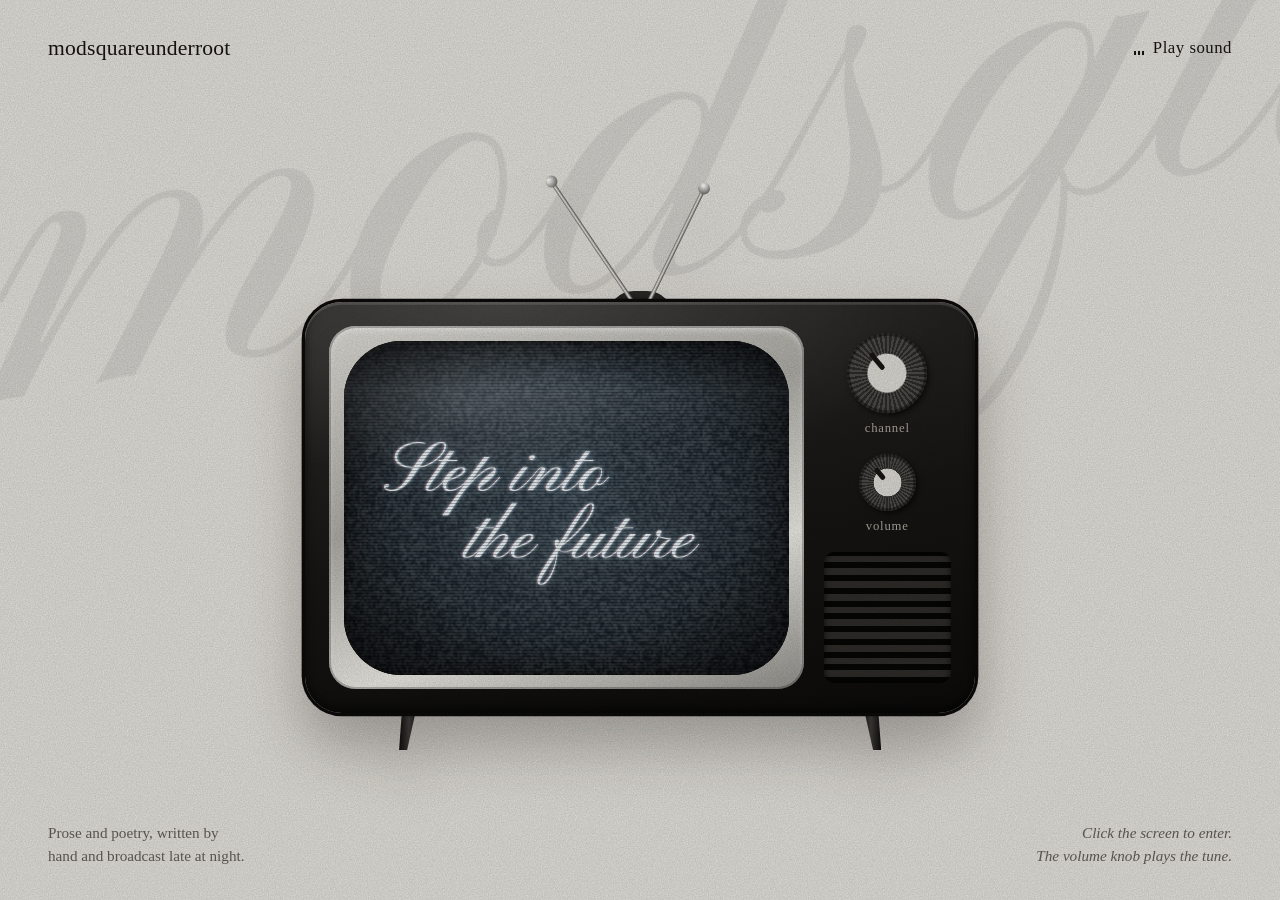
<file: index.html>
<!DOCTYPE html>
<html lang="en">
<head>
  <meta charset="utf-8">
  <meta name="viewport" content="width=device-width, initial-scale=1">
  <title>modsquareunderroot — step into the future</title>
  <meta name="description" content="Prose and poetry.">
  <link rel="preconnect" href="https://fonts.googleapis.com">
  <link rel="preconnect" href="https://fonts.gstatic.com" crossorigin>
  <link rel="stylesheet" href="https://fonts.googleapis.com/css2?family=IM+Fell+English:ital@0;1&family=IM+Fell+English+SC&family=Pinyon+Script&display=swap">
  <link rel="stylesheet" href="css/style.css">
</head>
<body class="home">
  <div class="backdrop-word" aria-hidden="true">modsquareunderroot</div>

  <header class="site-bar">
    <span class="wordmark" data-site-name>modsquareunderroot</span>
    <button class="sound-toggle" data-sound-toggle aria-pressed="false">
      <span class="bars" aria-hidden="true"><i></i><i></i><i></i></span>
      <span class="sound-label">Sound</span>
    </button>
  </header>

  <main class="stage">
    <div class="tv" id="tv">
      <div class="antennae" aria-hidden="true"><i></i><i></i></div>
      <div class="cabinet">
        <div class="bezel">
          <a class="screen" id="screen" href="works.html" data-no-wake>
            <div class="tube">
              <canvas class="static" id="static" width="200" height="150" aria-hidden="true"></canvas>
              <div class="roll" aria-hidden="true"></div>
              <p class="screen-text"><span class="l1">Step into</span><span class="l2">the future</span></p>
              <div class="scan" aria-hidden="true"></div>
            </div>
            <div class="glass" aria-hidden="true"></div>
            <span class="visually-hidden">— enter the works</span>
          </a>
        </div>
        <div class="controls">
          <div class="knob-wrap">
            <button class="knob" id="channel" aria-label="Change channel"></button>
            <span aria-hidden="true">channel</span>
          </div>
          <div class="knob-wrap">
            <button class="knob small" data-sound-toggle aria-label="Sound"><span class="sound-label visually-hidden">Sound</span></button>
            <span aria-hidden="true">volume</span>
          </div>
          <div class="grille" aria-hidden="true"></div>
        </div>
      </div>
      <div class="feet" aria-hidden="true"><i></i><i></i></div>
    </div>
  </main>

  <footer class="home-foot">
    <p data-site-blurb>Prose and poetry, written by hand and broadcast late at night.</p>
    <p class="hint">Click the screen to enter.<br>The volume knob plays the tune.</p>
  </footer>

  <script src="data/works.js"></script>
  <script src="js/sound.js"></script>
  <script src="js/home.js"></script>
</body>
</html>
</file>
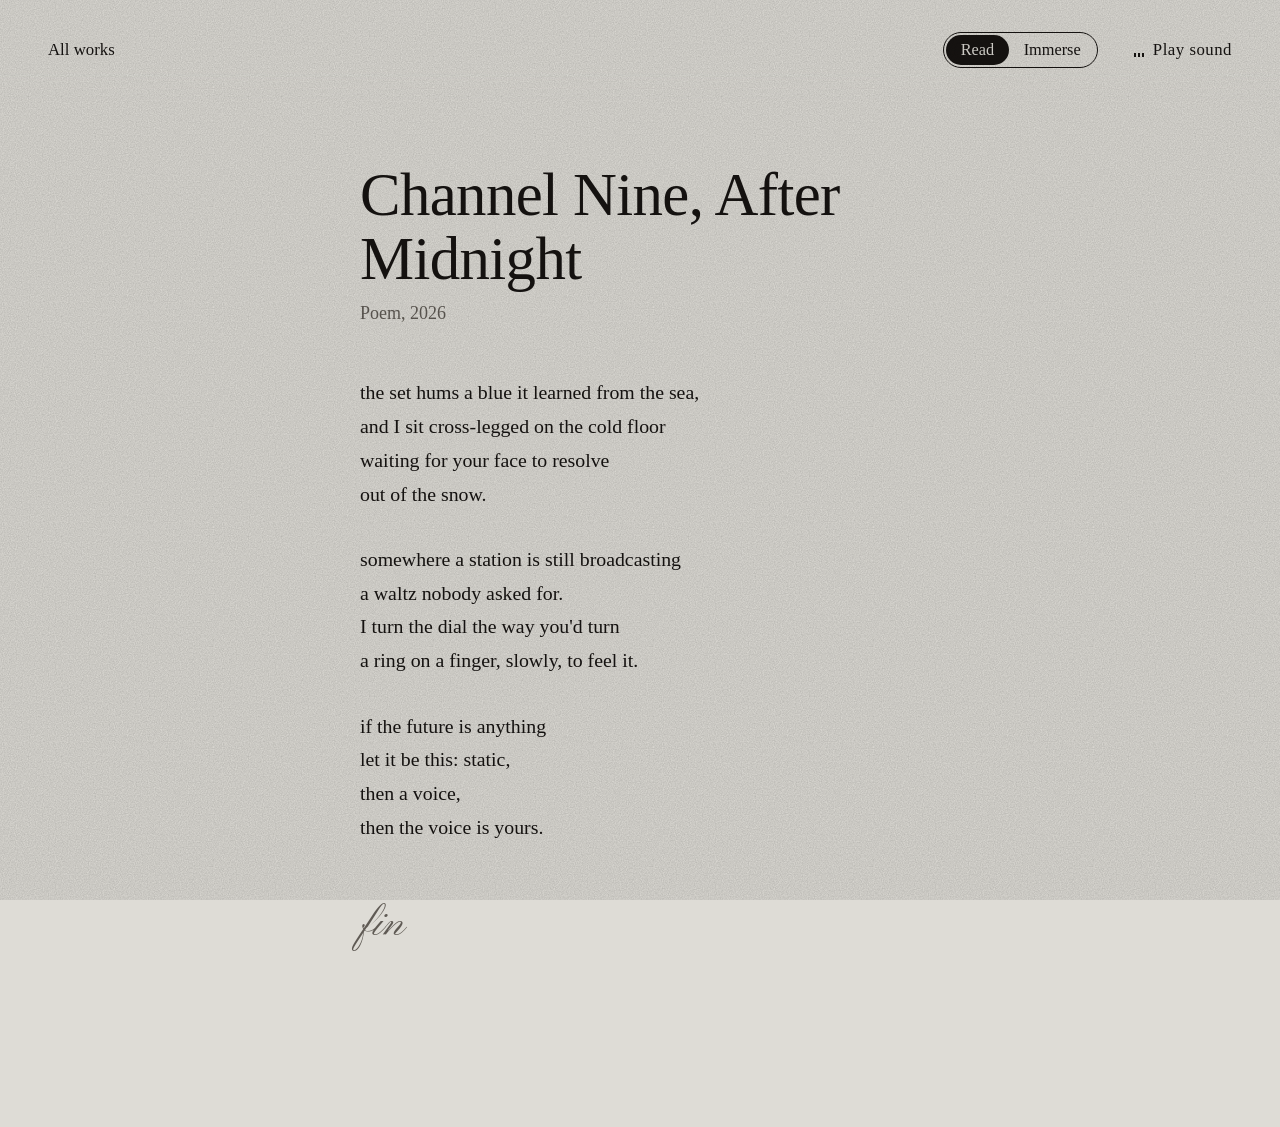
<file: work.html>
<!DOCTYPE html>
<html lang="en">
<head>
  <meta charset="utf-8">
  <meta name="viewport" content="width=device-width, initial-scale=1, viewport-fit=cover">
  <title>Reading — modsquareunderroot</title>
  <link rel="preconnect" href="https://fonts.googleapis.com">
  <link rel="preconnect" href="https://fonts.gstatic.com" crossorigin>
  <link rel="stylesheet" href="https://fonts.googleapis.com/css2?family=IM+Fell+English:ital@0;1&family=IM+Fell+English+SC&family=Pinyon+Script&display=swap">
  <link rel="stylesheet" href="css/style.css">
</head>
<body>
  <header class="site-bar reader-bar">
    <a class="back" href="works.html">All works</a>
    <div class="right">
      <div class="modes" role="group" aria-label="Reading mode">
        <button data-mode="read" aria-pressed="true">Read</button>
        <button data-mode="immerse" aria-pressed="false">Immerse</button>
      </div>
      <button class="sound-toggle" data-sound-toggle aria-pressed="false">
        <span class="bars" aria-hidden="true"><i></i><i></i><i></i></span>
        <span class="sound-label">Sound</span>
      </button>
    </div>
  </header>

  <main>
    <article class="reading" id="reading">
      <h1 id="title"></h1>
      <p class="meta" id="meta"></p>
      <div class="body" id="body"></div>
      <p class="end" aria-hidden="true">fin</p>
    </article>
  </main>

  <section class="diary" id="diary" aria-label="Immersive reading">
    <div class="diary-page" id="page" title="Click to hurry the ink"></div>
    <div class="diary-controls">
      <button id="restart">Start over</button>
      <button id="pause">Pause</button>
      <div class="diary-progress" id="progress" aria-hidden="true"></div>
      <button id="next">Next</button>
    </div>
  </section>

  <script src="data/works.js"></script>
  <script src="js/sound.js"></script>
  <script src="js/reader.js"></script>
</body>
</html>
</file>
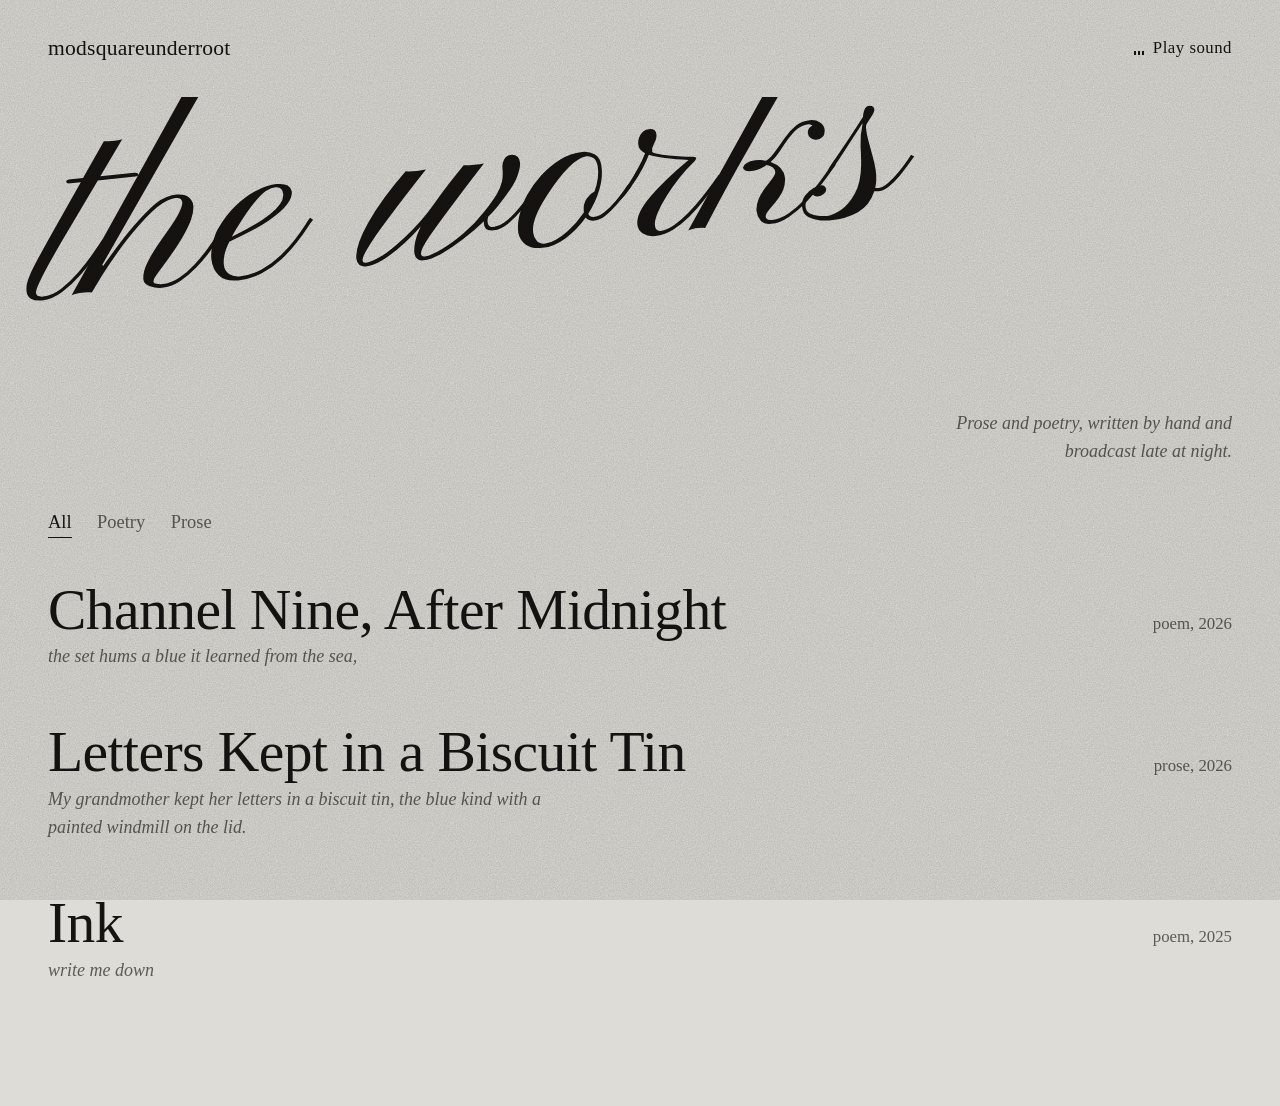
<file: works.html>
<!DOCTYPE html>
<html lang="en">
<head>
  <meta charset="utf-8">
  <meta name="viewport" content="width=device-width, initial-scale=1">
  <title>The works — modsquareunderroot</title>
  <link rel="preconnect" href="https://fonts.googleapis.com">
  <link rel="preconnect" href="https://fonts.gstatic.com" crossorigin>
  <link rel="stylesheet" href="https://fonts.googleapis.com/css2?family=IM+Fell+English:ital@0;1&family=IM+Fell+English+SC&family=Pinyon+Script&display=swap">
  <link rel="stylesheet" href="css/style.css">
</head>
<body>
  <header class="site-bar">
    <a class="wordmark" href="index.html" data-site-name>modsquareunderroot</a>
    <button class="sound-toggle" data-sound-toggle aria-pressed="false">
      <span class="bars" aria-hidden="true"><i></i><i></i><i></i></span>
      <span class="sound-label">Sound</span>
    </button>
  </header>

  <section class="index-head">
    <h1 class="index-title">the works</h1>
    <p class="index-intro" data-site-blurb></p>
  </section>

  <nav class="filters" aria-label="Filter by form">
    <button aria-pressed="true" data-filter="all">All</button>
    <button aria-pressed="false" data-filter="poem">Poetry</button>
    <button aria-pressed="false" data-filter="prose">Prose</button>
  </nav>

  <ul class="work-list" id="list"></ul>

  <script src="data/works.js"></script>
  <script src="js/sound.js"></script>
  <script>
    (function () {
      const site = window.SITE || {}, works = window.WORKS || [];
      document.querySelector("[data-site-name]").textContent = site.name || "Home";
      document.querySelector("[data-site-blurb]").textContent = site.blurb || "";
      if (site.name) document.title = "The works — " + site.name;

      const list = document.getElementById("list");
      const esc = s => String(s).replace(/[&<>"]/g, c => ({ "&": "&amp;", "<": "&lt;", ">": "&gt;", '"': "&quot;" }[c]));
      list.innerHTML = works.map(w => {
        const first = w.text.trim().split("\n")[0];
        const excerpt = w.form === "poem" ? first : first.split(/(?<=[.!?])\s/)[0];
        return `<li data-form="${esc(w.form)}">
          <a class="work-link" href="work.html#${esc(w.slug)}">
            <h2>${esc(w.title)}</h2>
            <span class="meta">${w.form === "poem" ? "poem" : "prose"}${w.year ? ", " + esc(w.year) : ""}</span>
            <p class="first-line">${esc(excerpt)}</p>
          </a></li>`;
      }).join("") || `<li><p class="first-line">Nothing here yet. Add your first piece in data/works.js.</p></li>`;

      document.querySelectorAll("[data-filter]").forEach(btn => btn.addEventListener("click", () => {
        const f = btn.dataset.filter;
        document.querySelectorAll("[data-filter]").forEach(b => b.setAttribute("aria-pressed", b === btn));
        list.querySelectorAll("li[data-form]").forEach(li => { li.hidden = f !== "all" && li.dataset.form !== f; });
      }));
    })();
  </script>
</body>
</html>
</file>
<file: css/style.css>
/* ============ Tokens ============ */
:root {
  --paper: #dedcd6;        /* cool grey newsprint */
  --paper-deep: #cbc8c0;
  --ink: #161311;          /* iron-gall black */
  --ink-soft: #5f5a54;
  --steel: #8ea7b6;        /* dusty festival blue */
  --phosphor: #e7eff2;
  --tube: #141b20;

  --script: "Pinyon Script", "Snell Roundhand", cursive;
  --serif: "IM Fell English", "Iowan Old Style", Georgia, serif;
  --smallcaps: "IM Fell English SC", "IM Fell English", Georgia, serif;

  --grain: url("data:image/svg+xml;utf8,<svg xmlns='http://www.w3.org/2000/svg' width='220' height='220'><filter id='n'><feTurbulence type='fractalNoise' baseFrequency='.85' numOctaves='3' stitchTiles='stitch'/><feColorMatrix values='0 0 0 0 0  0 0 0 0 0  0 0 0 0 0  0 0 0 .55 0'/></filter><rect width='100%' height='100%' filter='url(%23n)'/></svg>");
}

*, *::before, *::after { box-sizing: border-box; }
html, body { margin: 0; }
body {
  min-height: 100vh;
  min-height: 100dvh;
  background: var(--paper);
  color: var(--ink);
  font-family: var(--serif);
  font-size: 1.125rem;
  line-height: 1.55;
  -webkit-font-smoothing: antialiased;
}
body::after {               /* film grain over everything */
  content: "";
  position: fixed; inset: 0;
  background-image: var(--grain);
  opacity: .32;
  mix-blend-mode: multiply;
  pointer-events: none;
  z-index: 100;
}
a { color: inherit; }
button { font: inherit; color: inherit; background: none; border: 0; padding: 0; cursor: pointer; }
:focus-visible { outline: 2px solid var(--steel); outline-offset: 4px; border-radius: 2px; }
.visually-hidden { position: absolute; width: 1px; height: 1px; overflow: hidden; clip: rect(0 0 0 0); white-space: nowrap; }

/* ============ Shared chrome ============ */
.site-bar {
  position: relative; z-index: 20;
  display: flex; align-items: baseline; justify-content: space-between; gap: 1rem;
  padding: clamp(1rem, 3vw, 2rem) clamp(1.25rem, 4vw, 3rem);
}
.wordmark { text-decoration: none; font-size: 1.35rem; letter-spacing: .01em; }
.wordmark em { font-size: 1rem; color: var(--ink-soft); }

.sound-toggle, .reader-bar .back { white-space: nowrap; }
.sound-toggle {
  display: inline-flex; align-items: center; gap: .55em;
  font-family: var(--smallcaps); font-size: 1.05rem; letter-spacing: .03em;
}
.sound-toggle .bars { display: inline-flex; align-items: flex-end; gap: 2px; height: .8em; }
.sound-toggle .bars i { display: block; width: 2px; height: 30%; background: currentColor; }
.sound-toggle[data-state="on"] .bars i { animation: bar .9s ease-in-out infinite alternate; }
.sound-toggle[data-state="on"] .bars i:nth-child(2) { animation-delay: -.35s; }
.sound-toggle[data-state="on"] .bars i:nth-child(3) { animation-delay: -.6s; }
.sound-toggle[data-state="waiting"] .sound-label { animation: breathe 2.4s ease-in-out infinite; }
@keyframes bar { from { height: 25%; } to { height: 100%; } }
@keyframes breathe { 50% { opacity: .45; } }

/* ============ Home ============ */
.home { overflow: hidden; display: grid; grid-template-rows: auto 1fr auto; }
.home .backdrop-word {
  position: fixed; left: -6vw; top: 8vh;
  font-family: var(--script); font-size: clamp(14rem, 42vw, 40rem); line-height: .8;
  color: var(--ink); opacity: .07;
  transform: rotate(-11deg); transform-origin: left top;
  pointer-events: none; user-select: none; white-space: nowrap;
}
.stage { display: grid; place-items: center; padding: 1rem 1rem 0; position: relative; z-index: 1; }
.home-foot {
  display: flex; justify-content: space-between; align-items: flex-end; gap: 2rem;
  padding: 1rem clamp(1.25rem, 4vw, 3rem) clamp(1.25rem, 3vw, 2rem);
  font-size: .95rem; color: var(--ink-soft); position: relative; z-index: 1;
}
.home-foot p { margin: 0; max-width: 26ch; }
.home-foot .hint { font-style: italic; text-align: right; }

/* ---- the television ---- */
.tv {
  width: min(88vw, 720px, calc(100vh - 230px));
  min-width: 280px;
  container-type: inline-size;
  position: relative;
  filter: drop-shadow(0 2.4cqw 2.2cqw rgba(20, 16, 12, .28));
}
.antennae { position: relative; width: 0; height: 20cqw; margin: 0 auto; }
.antennae i {
  position: absolute; bottom: -2cqw; left: 0;
  width: .55cqw; height: 30cqw; background: linear-gradient(90deg, #6d6b67, #e2e0db 45%, #4b4945);
  transform-origin: bottom center; border-radius: 1cqw;
}
.antennae i:first-child { transform: rotate(-34deg); height: 24cqw; }
.antennae i:last-child { transform: rotate(26deg); height: 21cqw; }
.antennae i::after {
  content: ""; position: absolute; top: -1cqw; left: 50%; translate: -50% 0;
  width: 1.8cqw; height: 1.8cqw; border-radius: 50%;
  background: radial-gradient(circle at 35% 30%, #fff, #8d8b86 60%, #3b3a37);
}
.antennae::before {         /* the little base the ears sit in */
  content: ""; position: absolute; left: -5cqw; bottom: -2.4cqw; width: 10cqw; height: 4cqw;
  border-radius: 5cqw 5cqw 0 0; background: linear-gradient(#2a2826, #0e0d0c);
}

.cabinet {
  position: relative; z-index: 1;
  display: grid; grid-template-columns: 1fr 19cqw; gap: 3cqw;
  padding: 3.6cqw;
  border-radius: 5.5cqw;
  background:
    radial-gradient(120% 80% at 30% 0%, rgba(255,255,255,.14), transparent 55%),
    linear-gradient(170deg, #2c2a27 0%, #151412 55%, #0b0a09 100%);
  box-shadow:
    inset 0 .4cqw 0 rgba(255,255,255,.14),
    inset 0 -.8cqw 1.4cqw rgba(0,0,0,.6),
    0 0 0 .5cqw #0a0908;
}
.bezel {
  padding: 2.2cqw;
  border-radius: 4cqw;
  background: linear-gradient(160deg, #d9d7d1, #a9a7a1 40%, #e6e4de 70%, #8f8d88);
  box-shadow: inset 0 0 0 .3cqw rgba(0,0,0,.25), inset 0 .6cqw 1cqw rgba(255,255,255,.5);
}
.screen {
  position: relative; display: block; aspect-ratio: 4 / 3;
  border-radius: 13% / 17%;
  overflow: hidden;
  background: radial-gradient(ellipse at 50% 45%, #33434d 0%, #1b252b 55%, #0b1013 100%);
  box-shadow: inset 0 0 0 .5cqw #0b0d0e, inset 0 0 4cqw rgba(0,0,0,.85);
  text-decoration: none;
  cursor: pointer;
  isolation: isolate;
}
.tube { position: absolute; inset: 0; transform-origin: center; animation: tube-on 1.1s cubic-bezier(.2,.7,.2,1) .25s both; }
.static {
  position: absolute; inset: 0; width: 100%; height: 100%;
  opacity: .16; mix-blend-mode: screen;
  transition: opacity .4s;
}
.screen:hover .static, .screen:focus-visible .static { opacity: .26; }
.tuning .static { opacity: .9 !important; transition: none; }
.roll {
  position: absolute; left: 0; right: 0; height: 28%;
  background: linear-gradient(transparent, rgba(200, 225, 240, .07) 45%, rgba(200,225,240,.1) 50%, transparent);
  animation: roll 7s linear infinite;
}
.screen-text {
  position: absolute; inset: 0; margin: 0;
  display: flex; flex-direction: column; justify-content: center;
  padding: 0 9%;
  font-family: var(--script); font-weight: 400;
  font-size: 10.5cqw; line-height: .95;
  color: var(--phosphor);
  text-shadow:
    0 0 .35cqw rgba(231, 239, 242, .9),
    0 0 2.4cqw rgba(142, 167, 182, .75),
    -.25cqw 0 .1cqw rgba(255, 120, 140, .22),
    .25cqw 0 .1cqw rgba(120, 190, 255, .25);
  animation: flicker 5s steps(1) infinite;
}
.screen-text span {
  display: block; padding: .18em .25em; margin: -.18em -.25em;
  -webkit-mask-image: linear-gradient(100deg, #000 var(--reveal), transparent calc(var(--reveal) + 12%));
          mask-image: linear-gradient(100deg, #000 var(--reveal), transparent calc(var(--reveal) + 12%));
  animation: write-in 2.1s cubic-bezier(.45, .05, .3, 1) both;
}
.screen-text .l1 { animation-delay: 1.3s; }
.screen-text .l2 { padding-left: 1.4em; animation-delay: 2.6s; }
.screen:hover .screen-text, .screen:focus-visible .screen-text { animation: jitter .18s steps(2) infinite; }
.tuning .screen-text { opacity: 0; }
.scan {
  position: absolute; inset: 0; pointer-events: none;
  background: repeating-linear-gradient(0deg, rgba(0, 0, 0, .28) 0 1px, transparent 1px 3px);
}
.glass {
  position: absolute; inset: 0; pointer-events: none; border-radius: inherit;
  background:
    radial-gradient(70% 45% at 28% 18%, rgba(255,255,255,.13), transparent 60%),
    radial-gradient(ellipse at center, transparent 55%, rgba(0,0,0,.55) 100%);
}

.controls { display: grid; grid-template-rows: auto auto 1fr; justify-items: center; gap: 2.4cqw; padding-top: 1cqw; }
.knob-wrap { display: grid; justify-items: center; gap: .8cqw; font-family: var(--smallcaps); font-size: 1.9cqw; color: #a8a49c; letter-spacing: .06em; }
.knob {
  --turn: -40deg;
  width: 12cqw; aspect-ratio: 1; border-radius: 50%;
  background:
    radial-gradient(circle at 50% 50%, #d6d4ce 0 34%, transparent 35%),
    repeating-conic-gradient(#4a4844 0 4deg, #2a2927 4deg 8deg);
  box-shadow: 0 .5cqw .8cqw rgba(0,0,0,.6), inset 0 0 0 .4cqw rgba(0,0,0,.4);
  position: relative; transform: rotate(var(--turn)); transition: transform .45s cubic-bezier(.3,1.6,.5,1);
}
.knob::after {               /* pointer notch */
  content: ""; position: absolute; left: 50%; top: 17%; width: .7cqw; height: 3.2cqw; translate: -50% 0;
  background: var(--ink); border-radius: 1cqw;
}
.knob.small { width: 8.5cqw; }
.knob.small::after { height: 2.2cqw; }
.knob[data-state="on"] { --turn: 50deg; }
.knob:active { transform: rotate(var(--turn)) scale(.96); }
.grille {
  width: 100%; align-self: stretch; border-radius: 1.6cqw;
  background: repeating-linear-gradient(0deg, #050504 0 .9cqw, #2c2a27 .9cqw 1.9cqw);
  box-shadow: inset 0 0 1cqw rgba(0,0,0,.8);
  margin-bottom: 1cqw;
}
.feet { display: flex; justify-content: space-between; padding: 0 14cqw; margin-top: -.5cqw; }
.feet i { display: block; width: 3cqw; height: 6cqw; background: linear-gradient(90deg, #0d0c0b, #3a3835, #0d0c0b); clip-path: polygon(15% 0, 85% 0, 100% 100%, 60% 100%); }
.feet i:first-child { transform: scaleX(-1); }

/* power off (when you click the screen) */
.tv.off .tube { animation: tube-off .55s cubic-bezier(.6,0,.9,.4) forwards; }
.tv.off .screen::after {
  content: ""; position: absolute; left: 50%; top: 50%; width: 3cqw; height: 3cqw; translate: -50% -50%;
  border-radius: 50%; background: #fff; box-shadow: 0 0 3cqw 1cqw rgba(220,235,245,.8);
  animation: dot .7s .45s ease-out both;
}

@property --reveal { syntax: "<percentage>"; inherits: false; initial-value: -15%; }
@keyframes write-in { from { --reveal: -15%; } to { --reveal: 115%; } }
@keyframes tube-on {
  0% { transform: scale(1, .004); filter: brightness(6); opacity: 0; }
  12% { opacity: 1; }
  45% { transform: scale(1, .004); filter: brightness(5); }
  100% { transform: scale(1, 1); filter: brightness(1); }
}
@keyframes tube-off {
  0% { transform: scale(1, 1); filter: brightness(1); }
  55% { transform: scale(1, .006); filter: brightness(5); }
  100% { transform: scale(0, .006); filter: brightness(8); }
}
@keyframes dot { 0% { opacity: 0; } 20% { opacity: 1; } 100% { opacity: 0; transform: scale(.2); } }
@keyframes roll { from { top: -30%; } to { top: 110%; } }
@keyframes flicker { 0%, 100% { opacity: 1; } 41% { opacity: .9; } 42% { opacity: 1; } 77% { opacity: .94; } 78% { opacity: 1; } }
@keyframes jitter { 0% { transform: translate(.15cqw, 0); } 100% { transform: translate(-.15cqw, .05cqw); } }

/* ============ Works index ============ */
.index-head { position: relative; padding: 0 clamp(1.25rem, 4vw, 3rem); overflow: hidden; }
.index-title {
  margin: -.05em 0 0 -.06em;
  font-family: var(--script); font-weight: 400;
  font-size: clamp(6rem, 22vw, 17rem); line-height: .82;
  transform: rotate(-6deg); transform-origin: left center;
  padding: .15em 0 .3em;
}
.index-intro { max-width: 34ch; margin: -1.2rem 0 0 auto; font-style: italic; color: var(--ink-soft); text-align: right; }
.filters { display: flex; gap: 1.6rem; padding: 2.5rem clamp(1.25rem, 4vw, 3rem) 1rem; font-family: var(--smallcaps); font-size: 1.15rem; }
.filters button { padding: .1em 0; color: var(--ink-soft); background-image: linear-gradient(currentColor, currentColor); background-size: 0 1px; background-repeat: no-repeat; background-position: 0 100%; transition: background-size .3s; }
.filters button[aria-pressed="true"] { color: var(--ink); background-size: 100% 1px; }
.work-list { list-style: none; margin: 0; padding: 0 clamp(1.25rem, 4vw, 3rem) 6rem; }
.work-list li { padding: 1.6rem 0; }
.work-link { display: grid; grid-template-columns: 1fr auto; gap: .2rem 2rem; text-decoration: none; align-items: baseline; }
.work-link h2 {
  margin: 0; font-weight: 400; font-size: clamp(2rem, 5.2vw, 3.6rem); line-height: 1.05; letter-spacing: -.01em;
  transition: filter .5s, letter-spacing .6s;
}
.work-link .meta { font-family: var(--smallcaps); font-size: 1.05rem; color: var(--ink-soft); white-space: nowrap; }
.work-link .first-line { grid-column: 1 / -1; margin: 0; font-style: italic; color: var(--ink-soft); max-width: 60ch; }
.work-link:hover h2, .work-link:focus-visible h2 { filter: blur(.6px); letter-spacing: .005em; text-shadow: 0 0 .5px var(--ink); }
.work-list li[hidden] { display: none; }

/* ============ Reader ============ */
.reader-bar { position: sticky; top: 0; background: linear-gradient(var(--paper) 70%, transparent); }
.reader-bar .back { text-decoration: none; font-size: 1.05rem; }
.reader-bar .right { display: flex; align-items: center; gap: clamp(1rem, 3vw, 2.2rem); }
.modes { display: inline-flex; border: 1px solid currentColor; border-radius: 999px; padding: 2px; font-family: var(--smallcaps); font-size: 1.02rem; }
.modes button { padding: .15em .9em; border-radius: 999px; transition: background .3s, color .3s; }
.modes button[aria-pressed="true"] { background: var(--ink); color: var(--paper); }

.reading { max-width: 38rem; margin: 0 auto; padding: clamp(2rem, 7vh, 5rem) 1.5rem 8rem; }
.reading h1 { margin: 0; font-weight: 400; font-size: clamp(2.4rem, 6vw, 3.8rem); line-height: 1.05; letter-spacing: -.01em; }
.reading .meta { margin: .6rem 0 3rem; font-family: var(--smallcaps); color: var(--ink-soft); }
.reading .body { font-size: 1.24rem; line-height: 1.7; }
.reading .body p { margin: 0 0 1.25em; hyphens: auto; }
.reading.poem .body p { margin-bottom: 1.6em; }
.reading .line, .diary-page .line { display: block; padding-left: 1.2em; text-indent: -1.2em; }   /* hanging indent for wrapped verse */
.reading .end { margin-top: 3rem; font-family: var(--script); font-size: 2.6rem; color: var(--ink-soft); }

/* ============ Immersive diary ============ */
.diary {
  --d-paper: #d9d7d0; --d-ink: #17120f; --d-size: 2.4rem; --d-font: var(--script);
  position: fixed; inset: 0; z-index: 10;
  display: none;
  background:
    radial-gradient(ellipse at 50% 40%, transparent 45%, rgba(40, 30, 20, .18) 100%),
    var(--d-paper);
  color: var(--d-ink);
}
.diary::before {            /* paper tooth */
  content: ""; position: absolute; inset: 0; pointer-events: none;
  background-image: var(--grain); opacity: .14; mix-blend-mode: multiply;
}
.diary > * { position: relative; }
.is-immersive .diary { display: grid; grid-template-rows: 1fr auto; animation: fade-in .7s ease both; }
.is-immersive .reading { display: none; }
.is-immersive .reader-bar { position: fixed; left: 0; right: 0; background: none; color: var(--d-ink-bar, var(--ink)); }
.is-immersive .modes button[aria-pressed="true"] { background: var(--d-ink-bar, var(--ink)); color: var(--d-paper-bar, var(--paper)); }

/* The page: phrases are scattered across all of it */
.diary-page {
  position: relative; align-self: stretch;
  margin: clamp(4.5rem, 10vh, 6rem) clamp(1rem, 5vw, 4rem) .5rem;
  font-family: var(--d-font); font-size: min(var(--d-size), 9vw); line-height: 1.25;
  cursor: pointer;
}
.phrase {
  position: absolute;
  white-space: nowrap;
  padding: .3em .35em .45em; margin: -.3em -.35em -.45em;   /* room for swashes inside the mask */
  opacity: 0;
  -webkit-mask-image: linear-gradient(95deg, #000 var(--pen), transparent calc(var(--pen) + 18%));
          mask-image: linear-gradient(95deg, #000 var(--pen), transparent calc(var(--pen) + 18%));
}
@property --pen { syntax: "<percentage>"; inherits: false; initial-value: -20%; }
/* Written in left to right, the ink bleeding and then settling */
.phrase.on { animation: pen var(--dur, 2.5s) cubic-bezier(.4, .1, .45, 1) forwards, bleed calc(var(--dur, 2.5s) + 1s) ease-out forwards; }
.phrase.fast { --dur: .35s; }
.phrase.fin { font-size: .8em; }
.phrase.fin.on { animation-name: pen, bleed-faint; }
.diary.paused .phrase { animation-play-state: paused; }
.phrase.sink { animation: sink var(--fade, 1.8s) cubic-bezier(.5, 0, .7, .4) forwards; opacity: 1; --pen: 130%; }
@keyframes pen { from { opacity: 1; --pen: -20%; } to { opacity: 1; --pen: 130%; } }
@keyframes bleed {
  0%   { filter: blur(1.6px); text-shadow: 0 0 .25em color-mix(in srgb, var(--d-ink) 70%, transparent); }
  60%  { filter: blur(.2px); }
  100% { filter: blur(0); text-shadow: 0 0 .02em color-mix(in srgb, var(--d-ink) 40%, transparent); }
}
@keyframes bleed-faint { from { filter: blur(1.6px); } to { filter: blur(0); opacity: .55; } }
@keyframes sink {
  0% { opacity: 1; filter: blur(0); }
  35% { opacity: .85; filter: blur(.6px); }
  100% { opacity: 0; filter: blur(4px); transform: translateY(.06em) scale(1.02); }
}
@keyframes fade-in { from { opacity: 0; } }

.diary-controls {
  display: flex; align-items: center; justify-content: center; gap: clamp(1rem, 4vw, 2.4rem);
  padding: 1rem 1.5rem calc(1.4rem + env(safe-area-inset-bottom));
  font-family: var(--smallcaps); font-size: 1.05rem;
}
.diary-controls button { opacity: .7; transition: opacity .2s; }
.diary-controls button:hover { opacity: 1; }
.diary-progress { display: flex; gap: 6px; }
.diary-progress i { width: 6px; height: 6px; border-radius: 50%; border: 1px solid currentColor; opacity: .55; }
.diary-progress i.done { background: currentColor; opacity: .55; }
.diary-progress i.now { background: currentColor; opacity: 1; }

/* ============ Small screens ============ */
@media (max-width: 640px) {
  .home-foot { flex-direction: column; align-items: flex-start; gap: .6rem; }
  .home-foot .hint { text-align: left; }
  .work-link { grid-template-columns: 1fr; }
  .modes { font-size: .92rem; }
  .reader-bar { font-size: .95rem; }
  .reader-bar .right { gap: .9rem; }
  .reader-bar .sound-toggle .bars { display: none; }
}

/* ============ Reduced motion ============ */
@media (prefers-reduced-motion: reduce) {
  .tube, .roll, .screen-text, .screen-text span { animation: none !important; --reveal: 115%; }
  .screen:hover .screen-text { animation: none; }
  .phrase { -webkit-mask-image: none; mask-image: none; }
  .phrase.on { animation: plain 1.2s ease forwards; }
  .phrase.sink { animation: plain-out var(--fade, .8s) ease forwards; }
  @keyframes plain { from { opacity: 0; } to { opacity: 1; } }
  @keyframes plain-out { to { opacity: 0; } }
}
</file>
